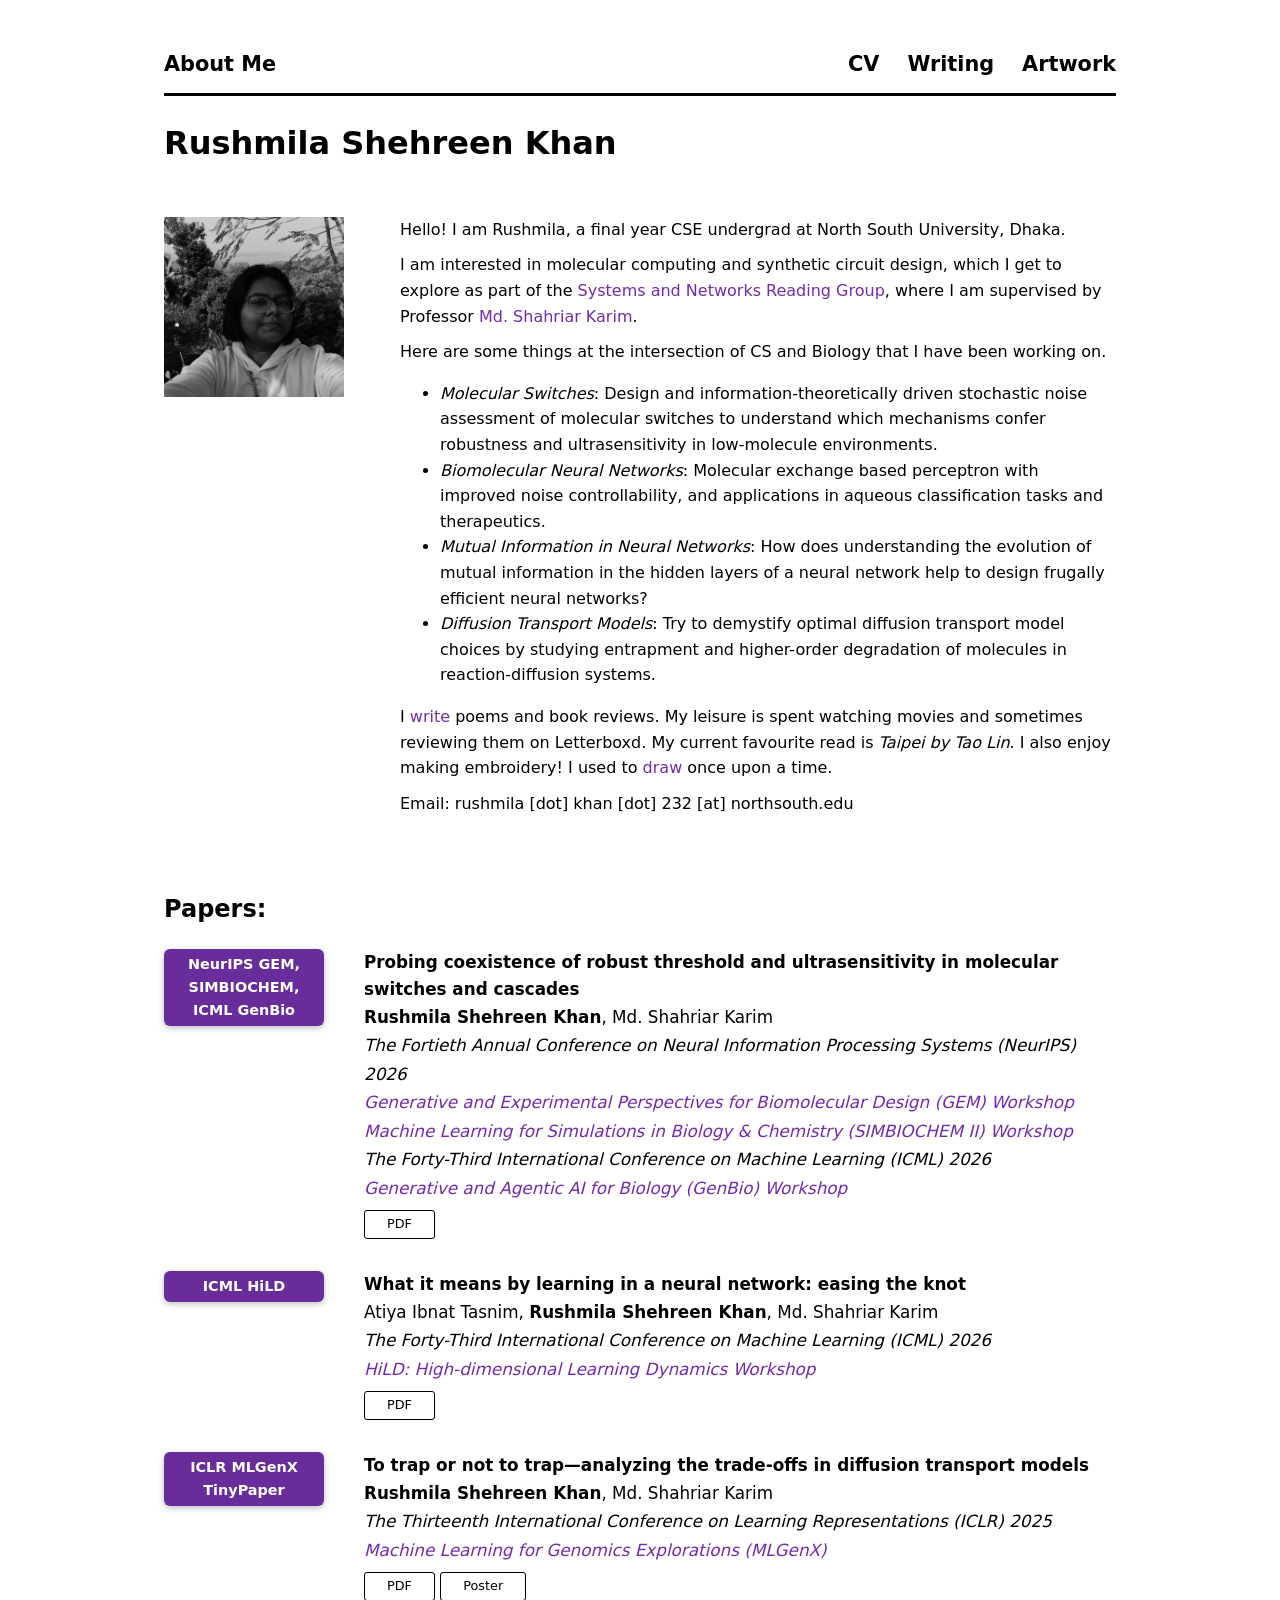
<file: index.html>
<!DOCTYPE html>
<html lang="en">
<head>
  <meta charset="utf-8">
  <meta name="viewport" content="width=device-width, initial-scale=1">
  <title>About Me</title>
  <link rel="stylesheet" href="style.css">
</head>
<body>
  <div class="wrap">

    <header>
      <a class="site-title" href="index.html">About Me</a>
      <nav>
        <a href="cv.html">CV</a>
        <a href="writing.html">Writing</a>
        <a href="artwork.html">Artwork</a>
      </nav>
    </header>

    <h1 class="name">Rushmila Shehreen Khan</h1>

    <section class="about">
      <!-- Replace the src with your photo, e.g. <img class="photo" src="me.jpg" alt="Photo of me"> -->
      <img class="photo" src="pic.jpg" alt="Photo of me">

      <div class="description">
        <p>Hello! I am Rushmila, a final year CSE undergrad at North South University, Dhaka.</p>
        <p>I am interested in molecular computing and synthetic circuit design, which I get to explore as part of the <a class="hl" 
          href="https://ece.northsouth.edu/~shahriar.karim/reading_group.html">Systems and Networks Reading Group</a>, where I am supervised by Professor <a class="hl" 
          href="https://ece.northsouth.edu/~shahriar.karim/index.html">Md. Shahriar Karim</a>.</p>

          
          Here are some things at the intersection of CS and Biology that I have been working on.  
          <ul>
            <li>
              <i>Molecular Switches</i>: Design and information-theoretically driven stochastic 
              noise assessment of molecular switches to understand which mechanisms confer robustness
              and ultrasensitivity in low-molecule environments. 
            </li>
            <li>
              <i>Biomolecular Neural Networks</i>: Molecular exchange based perceptron 
              with improved noise controllability, and applications in 
              aqueous classification tasks and therapeutics.
            </li>
            <li>
              <i>Mutual Information in Neural Networks</i>: How does understanding the evolution of 
              mutual information in the hidden layers of a neural network help to design frugally
              efficient neural networks?
            </li>
            <li>
              <i>Diffusion Transport Models</i>: Try to demystify optimal diffusion transport model choices by studying 
              entrapment and higher-order degradation of molecules in reaction-diffusion systems.
            </li>
          </ul>

          <p> 
            I <a href="writing.html">write</a> poems and book reviews. My leisure is spent watching movies and sometimes reviewing them on Letterboxd. 
            My current favourite read is <i>Taipei by Tao Lin</i>. I also enjoy making embroidery!
            I used to <a href="artwork.html">draw</a> once upon a time.
          </p>

          <p>
            Email: rushmila [dot] khan [dot] 232 [at] northsouth.edu
          </p>
      </div>
        
    </section>

    <section class="papers">
      <h2>Papers:</h2>

      <article class="paper">
        <span class="badge">NeurIPS GEM, SIMBIOCHEM,<br> ICML GenBio 
        </span>
        <div class="paper-body">
          <a class="paper-title" href="https://openreview.net/pdf?id=VhyDuCp4Ht">Probing coexistence of robust threshold and ultrasensitivity in molecular switches and cascades</a>
          <div class="authors"><b>Rushmila Shehreen Khan</b>, Md. Shahriar Karim</div>
          <div class="venue"><em>The Fortieth Annual Conference on Neural Information Processing Systems (NeurIPS) 2026</em></div>
          <div class="venue"><em><a href="https://www.gembio.ai/">Generative and Experimental Perspectives for Biomolecular Design (GEM) Workshop</a></em></div>
          <div class="venue"><em><a href="https://simbiochem.com/">Machine Learning for Simulations in Biology &amp; Chemistry (SIMBIOCHEM II) Workshop</a></em></div>
          <div class="venue"><em>The Forty-Third International Conference on Machine Learning (ICML) 2026</em></div>
          <div class="venue"><em><a href="https://genbio-workshop.github.io/2026/">Generative and Agentic AI for Biology (GenBio) Workshop</a></em></div>
          <a class="btn" href="https://openreview.net/pdf?id=VhyDuCp4Ht">PDF</a>
        </div>
      </article>


      <article class="paper">
        <span class="badge">ICML HiLD</span>
        <div class="paper-body">
          <a class="paper-title" href="https://openreview.net/pdf?id=BsBpUaJbYC">What it means by learning in a neural network: easing the knot</a>
          <div class="authors">Atiya Ibnat Tasnim, <b>Rushmila Shehreen Khan</b>, Md. Shahriar Karim</div>
          <div class="venue"><em>The Forty-Third International Conference on Machine Learning (ICML) 2026</em></div>
          <div class="venue"><em><a href="https://sites.google.com/view/hidimlearning/home">HiLD: High-dimensional Learning Dynamics Workshop</a></em></div>
          <a class="btn" href="https://openreview.net/pdf?id=BsBpUaJbYC">PDF</a>
        </div>
      </article>


      <article class="paper">
        <span class="badge">ICLR MLGenX TinyPaper</span>
        <div class="paper-body">
          <a class="paper-title" href="https://openreview.net/pdf?id=36mqwnxtnK">To trap or not to trap&mdash;analyzing the trade-offs in diffusion transport models</a>
          <div class="authors"><b>Rushmila Shehreen Khan</b>, Md. Shahriar Karim</div>
          <div class="venue"><em>The Thirteenth International Conference on Learning Representations (ICLR) 2025 </em></div>
          <div class="venue"><em><a href="https://mlgenx.github.io/">Machine Learning for Genomics Explorations (MLGenX)</a></em></div>
          <a class="btn" href="https://openreview.net/pdf?id=36mqwnxtnK">PDF</a>
          <a class="btn" href="https://iclr.cc/media/PosterPDFs/ICLR%202025/37088.png?t=1745583077.3817723">Poster</a>
        </div>
      </article>

    </section>

  </div>
</body>
</html>
</file>
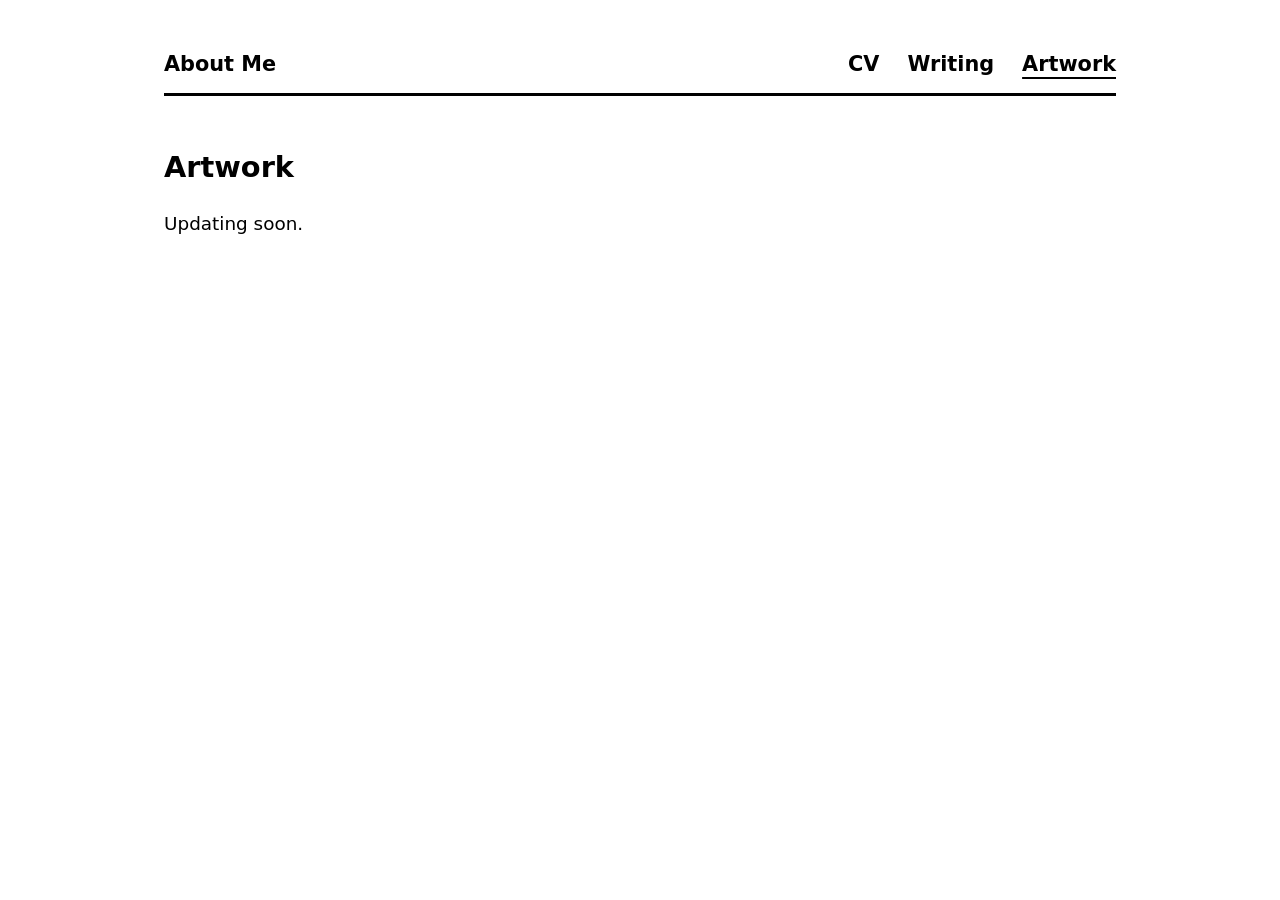
<file: artwork.html>
<!DOCTYPE html>
<html lang="en">
<head>
  <meta charset="utf-8">
  <meta name="viewport" content="width=device-width, initial-scale=1">
  <title>Artwork</title>
  <link rel="stylesheet" href="style.css">
</head>
<body>
  <div class="wrap">
    <header>
      <a class="site-title" href="index.html">About Me</a>
      <nav>
        <a href="cv.html">CV</a>
        <a href="writing.html">Writing</a>
        <a href="artwork.html" aria-current="page">Artwork</a>
      </nav>
    </header>

    <main class="page">
      <h1>Artwork</h1>
      <p>Updating soon.</p>
    </main>
  </div>
</body>
</html>
</file>
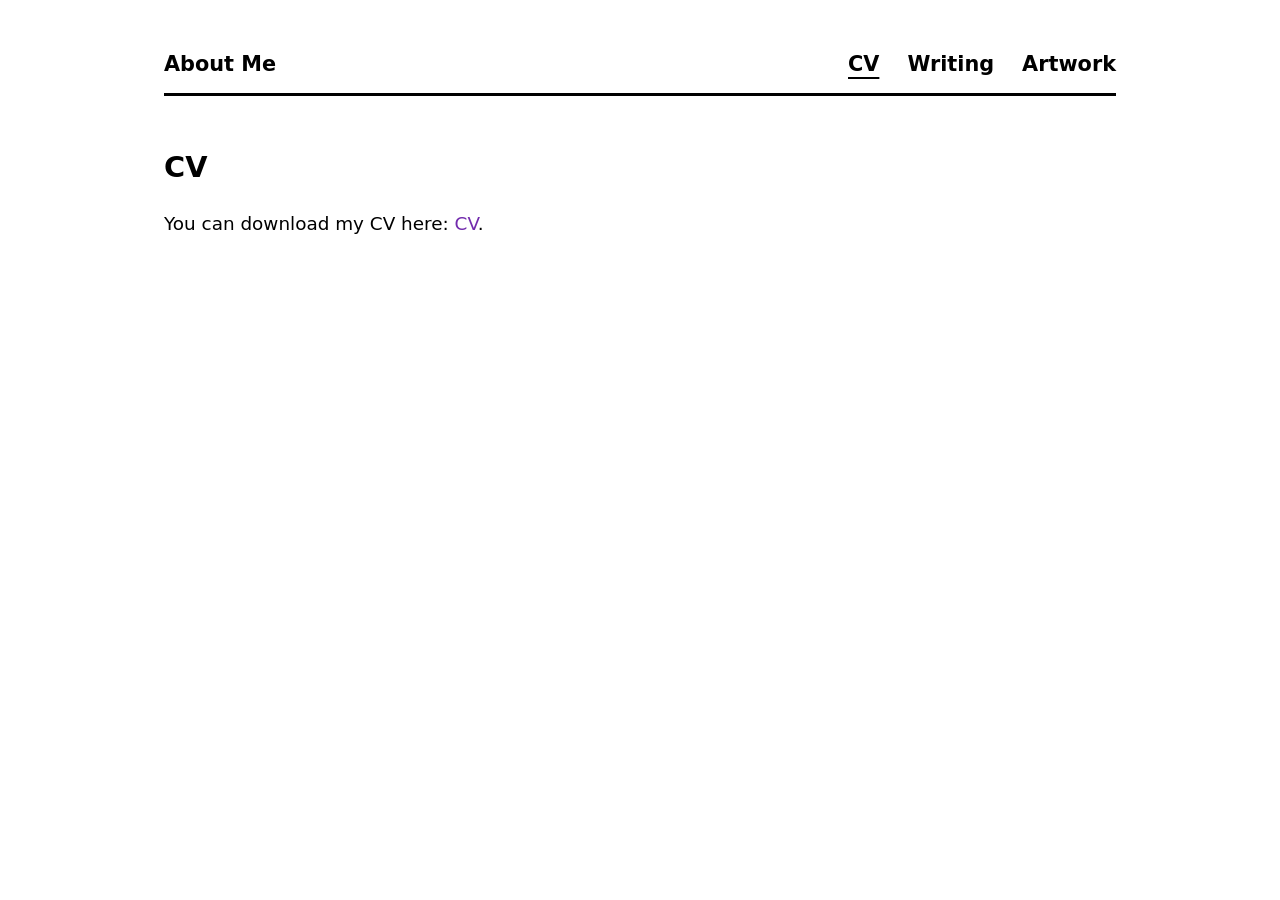
<file: cv.html>
<!DOCTYPE html>
<html lang="en">
<head>
  <meta charset="utf-8">
  <meta name="viewport" content="width=device-width, initial-scale=1">
  <title>CV</title>
  <link rel="stylesheet" href="style.css">
</head>
<body>
  <div class="wrap">
    <header>
      <a class="site-title" href="index.html">About Me</a>
      <nav>
        <a href="cv.html" aria-current="page">CV</a>
        <a href="writing.html">Writing</a>
        <a href="artwork.html">Artwork</a>
      </nav>
    </header>

    <main class="page">
      <h1>CV</h1>
      <p>You can download my CV here: <a href="RESUME_RUSHMILA.pdf"> CV</a>.</p>
    </main>
  </div>
</body>
</html>
</file>
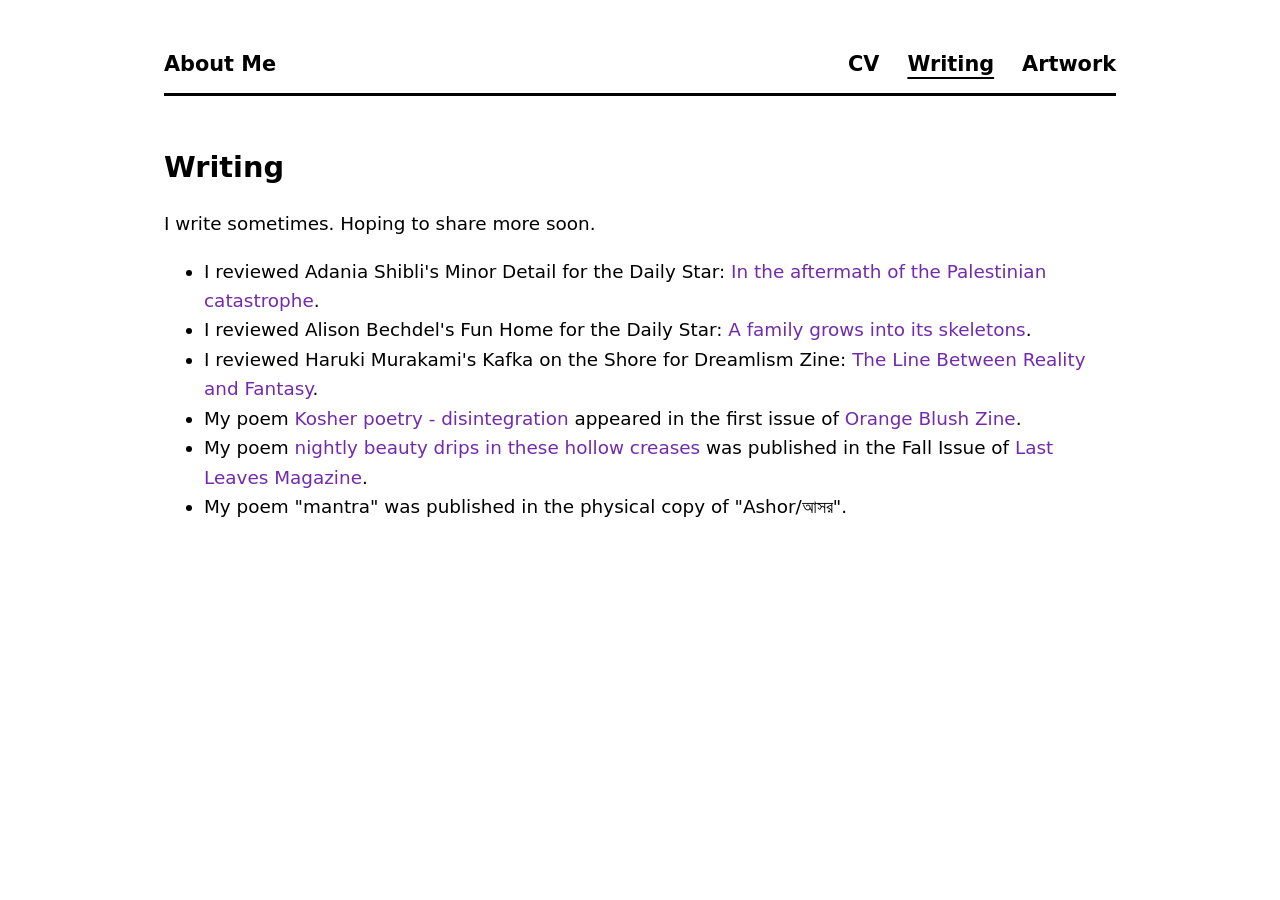
<file: writing.html>
<!DOCTYPE html>
<html lang="en">
<head>
  <meta charset="utf-8">
  <meta name="viewport" content="width=device-width, initial-scale=1">
  <title>Writing</title>
  <link rel="stylesheet" href="style.css">
</head>
<body>
  <div class="wrap">
    <header>
      <a class="site-title" href="index.html">About Me</a>
      <nav>
        <a href="cv.html">CV</a>
        <a href="writing.html" aria-current="page">Writing</a>
        <a href="artwork.html">Artwork</a>
      </nav>
    </header>

    <main class="page">
      <h1>Writing</h1>
      <p>I write sometimes. Hoping to share more soon. </p>

      <ul>
        
        <li>
          I reviewed Adania Shibli's Minor Detail for the Daily Star: <a class="hl" 
          href="https://www.thedailystar.net/daily-star-books/news/the-aftermath-the-palestinian-catastrophe-3113976">In the aftermath of the Palestinian catastrophe</a>.
        </li>
        <li>
          I reviewed Alison Bechdel's Fun Home for the Daily Star: <a class="hl" 
          href="https://www.thedailystar.net/daily-star-books/news/family-grows-its-skeletons-2964141">A family grows into its skeletons</a>.
        </li>

        <li>
          I reviewed Haruki Murakami's Kafka on the Shore for Dreamlism Zine: <a class="hl" 
          href="https://dreamlismzine.wixsite.com/website/post/the-line-between-reality-and-fantasy-kafka-on-the-shore">The Line Between Reality and Fantasy</a>.
        </li>

        <li>
          My poem <a class="hl" href="https://orangeblushzine.wixsite.com/home/obz1" >Kosher poetry - disintegration</a> appeared in the first issue of <a class="hl" href="https://orangeblushzine.wixsite.com/home"> Orange Blush Zine</a>.
        </li>

        <li>
          My poem <a class="hl" href="https://www.lastleavesmag.com/_files/ugd/dccfc8_00e4be87a7e14ed5901b2c0921ab4978.pdf" >
            nightly beauty drips in these hollow creases</a> was published in the Fall Issue of  <a class="hl" href="https://www.lastleavesmag.com/"> Last Leaves Magazine</a>.
        </li>

        <li>
          My poem "mantra" was published in the physical copy of "Ashor/আসর". 
        </li>

      </ul>
      
    </main>
  </div>
</body>
</html>
</file>
<file: style.css>
/* Simple clean personal site — edit the variables below to restyle */
:root {
  --text: #000;
  --bg: #fff;
  --accent: #722BAD;      /* the blue used for highlighted titles */
  --placeholder: #69a3e4; /* photo placeholder colour */
  --badge: #692d9b;       /* colour of the venue tag in Papers */
  --max-width: 1000px;
}

* { box-sizing: border-box; }

body {
  margin: 0;
  background: var(--bg);
  color: var(--text);
  font-family: "Open Sans", "Segoe UI", system-ui, -apple-system, Helvetica, Arial, sans-serif;
  line-height: 1.6;
}

.wrap {
  max-width: var(--max-width);
  margin: 0 auto;
  padding: 0 24px 64px;
}

/* ---------- Header ---------- */
header {
  display: flex;
  justify-content: space-between;
  align-items: baseline;
  flex-wrap: wrap;
  gap: 8px 32px;
  padding: 48px 0 12px;
  border-bottom: 3px solid var(--text);
}

header .site-title {
  font-size: 1.3rem;
  font-weight: 700;
  color: var(--text);
  text-decoration: none;
}

nav { display: flex; gap: 28px; }

nav a {
  font-size: 1.3rem;
  font-weight: 700;
  color: var(--text);
  text-decoration: none;
}

nav a:hover,
nav a[aria-current="page"] {
  text-decoration: underline;
  text-underline-offset: 6px;
}

/* ---------- About section ---------- */
.about {
  display: flex;
  align-items: flex-start;
  gap: 56px;
  margin-top: 48px;
}

.name h2 {
  margin: 0 0 8px;
  font-size: 1.5rem;
  font-weight: 700;
}

.photo {
  flex: 0 0 180px;
  width: 180px;
  height: 180px;
  background: var(--placeholder);
  object-fit: cover;
}

.about .description {
  font-size: 1rem;
  font-weight: 400;
}

.about .description p { margin: 0 0 10px; }

/* ---------- Papers ---------- */
.papers { margin-top: 64px; }

.papers h2 {
  margin: 0 0 20px;
  font-size: 1.5rem;
  font-weight: 700;
}

.paper {
  display: grid;
  grid-template-columns: 160px 1fr;
  gap: 0 40px;
  align-items: start;
  margin-bottom: 32px;
  font-size: 1.05rem;
  font-weight: 400;
}

.badge {
  display: block;
  padding: 4px 12px;
  background: var(--badge);
  color: #fff;
  font-size: 0.9rem;
  font-weight: 700;
  text-align: center;
  border-radius: 6px;
  box-shadow: 0 2px 6px rgba(0, 0, 0, 0.25);
}

.paper-title {
  display: block;
  color: var(--text);
  font-weight: 650;
  text-decoration: none;
}

.paper-title:hover { color: var(--accent); }

.paper-body .authors,
.paper-body .venue { line-height: 1.7; }

.btn {
  display: inline-block;
  margin-top: 8px;
  padding: 3px 22px;
  border: 1px solid var(--text);
  border-radius: 3px;
  color: var(--text);
  font-size: 0.8rem;
  text-decoration: none;
}

.btn:hover {
  background: var(--text);
  color: var(--bg);
}

.hl { color: var(--accent); }

a {
  color: var(--accent);
  text-decoration: none;
}

/* ---------- Sub pages ---------- */
main.page { margin-top: 48px; font-size: 1.15rem; }
main.page h1 { font-size: 1.8rem; margin: 0 0 16px; }

/* ---------- Small screens ---------- */
@media (max-width: 720px) {
  header { padding-top: 32px; }
  header .site-title, nav a { font-size: 1.5rem; }
  nav { gap: 18px; }
  .about { flex-direction: column; gap: 24px; }
  .about .description { font-size: 1.1rem; }
  .paper { grid-template-columns: 1fr; gap: 10px 0; font-size: 1rem; }
  .badge { justify-self: start; }
}
</file>
